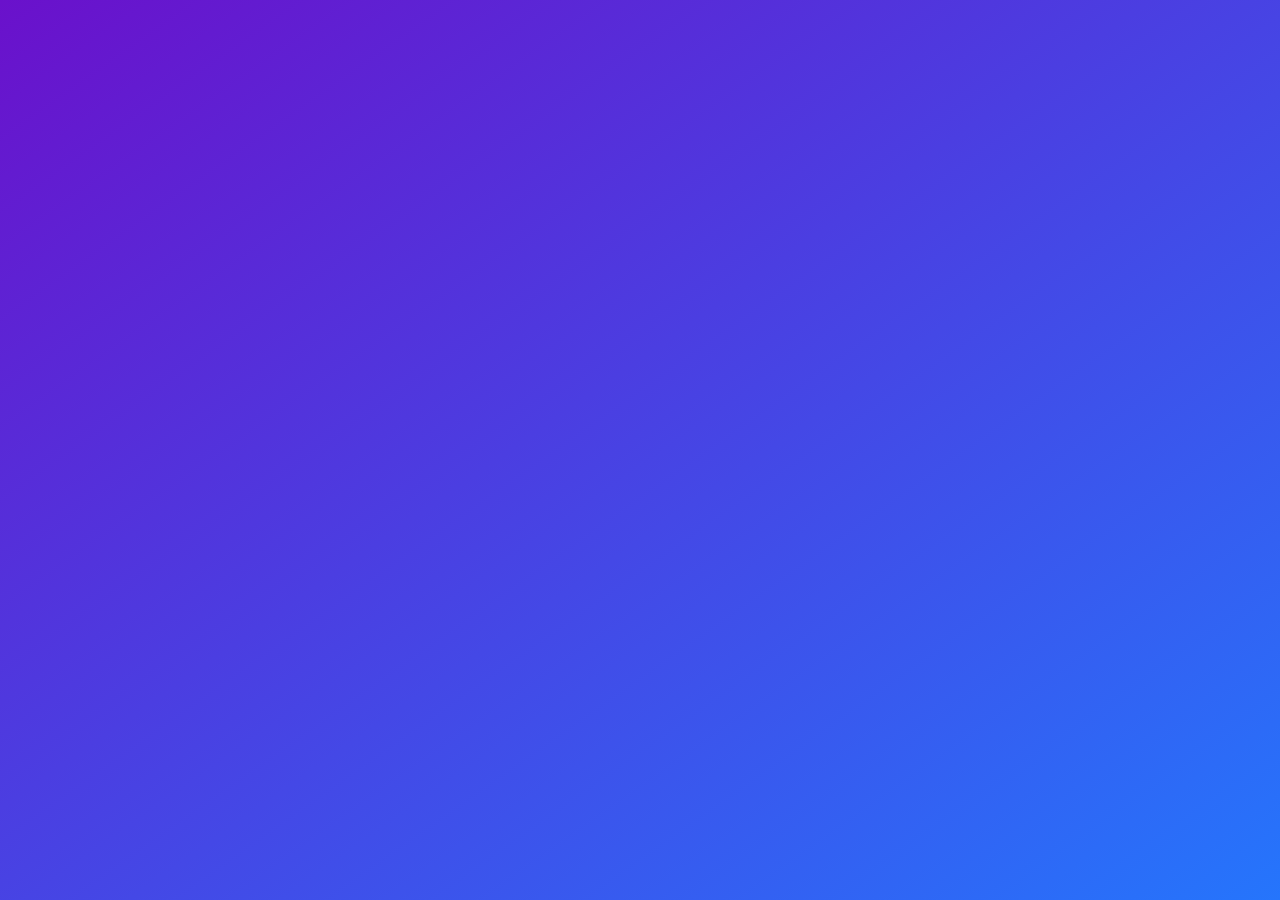
<file: templates/animation.html>
<!DOCTYPE html>
<html lang="en">
<head>
  <meta charset="UTF-8">
  <meta name="viewport" content="width=device-width, initial-scale=1.0">
  <title>Welcome Animation</title>
  <style>
    /* Reset Styles */
    body {
      margin: 0;
      height: 100vh;
      display: flex;
      justify-content: center;
      align-items: center;
      background: linear-gradient(to bottom right, #6a11cb, #2575fc);
      font-family: 'Arial', sans-serif;
      overflow: hidden;
    }

    /* Container for Welcome Text */
    .welcome-container {
      text-align: center;
    }

    /* Welcome Text Styling */
    .welcome-text {
      font-size: 4rem;
      color: white;
      opacity: 0;
      transform: translateY(20px);
      animation: fadeInUp 2s ease-out forwards, pulse 1.5s ease-in-out 2s 1;
    }

    /* Fade in and move up */
    @keyframes fadeInUp {
      0% {
        opacity: 0;
        transform: translateY(20px);
      }
      100% {
        opacity: 1;
        transform: translateY(0);
      }
    }

    /* Pulse effect */
    @keyframes pulse {
      0%, 100% {
        transform: scale(1);
      }
      50% {
        transform: scale(1.05);
      }
    }
  </style>
</head>
<body>
  <div class="welcome-container">
    <h1 class="welcome-text">Welcome to Freelancer's Hub </h1>
  </div>

  <script>
    // Wait for the animation to finish before redirecting to another page
    document.addEventListener("DOMContentLoaded", () => {
      const welcomeText = document.querySelector(".welcome-text");

      // Listen for the end of the animation
      welcomeText.addEventListener("animationend", () => {
        // Redirect after animation ends
        window.location.href = "login.html"; // Replace with your desired page URL
      });
    });
  </script>
</body>
</html>
</file>
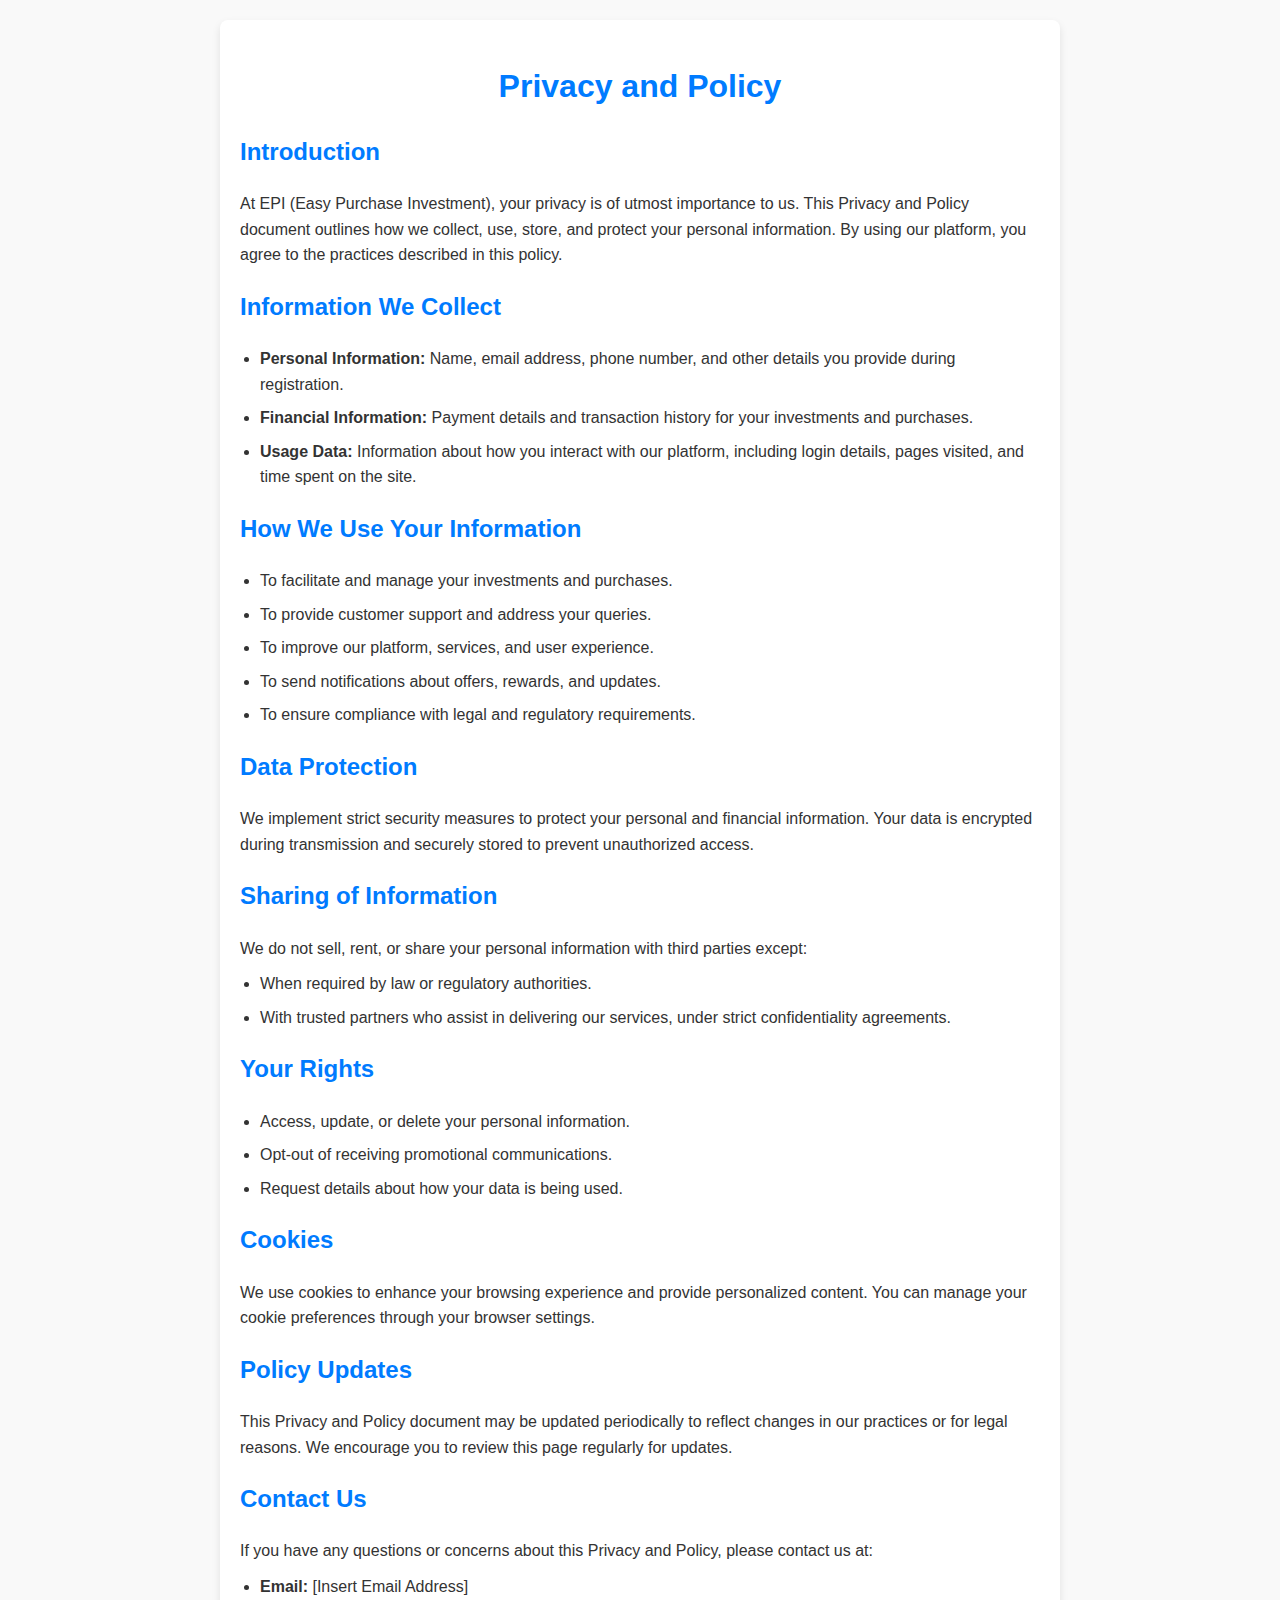
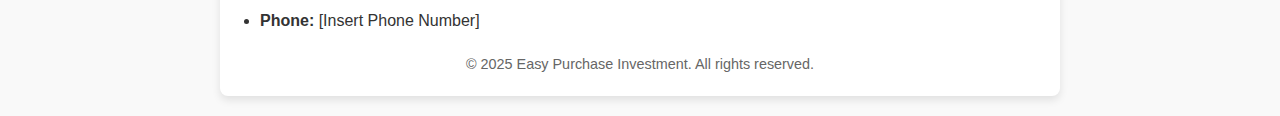
<file: templates/privacy.html>
<!DOCTYPE html>
<html lang="en">
<head>
    <meta charset="UTF-8">
    <meta name="viewport" content="width=device-width, initial-scale=1.0">
    <title>Privacy and Policy - Easy Purchase Investment</title>
    <style>
        body {
            font-family: Arial, sans-serif;
            line-height: 1.6;
            margin: 0;
            padding: 0;
            background-color: #f9f9f9;
            color: #333;
        }
        .container {
            max-width: 800px;
            margin: 20px auto;
            background: #fff;
            padding: 20px;
            box-shadow: 0 4px 8px rgba(0, 0, 0, 0.1);
            border-radius: 8px;
        }
        h1, h2, h3 {
            color: #007BFF;
        }
        h1 {
            text-align: center;
            margin-bottom: 20px;
        }
        p {
            margin: 10px 0;
        }
        ul {
            margin: 10px 0;
            padding-left: 20px;
        }
        ul li {
            margin-bottom: 8px;
        }
        .footer {
            text-align: center;
            margin-top: 20px;
            font-size: 0.9em;
            color: #666;
        }
    </style>
</head>
<body>
    <div class="container">
        <h1>Privacy and Policy</h1>
        <h2>Introduction</h2>
        <p>At EPI (Easy Purchase Investment), your privacy is of utmost importance to us. This Privacy and Policy document outlines how we collect, use, store, and protect your personal information. By using our platform, you agree to the practices described in this policy.</p>
        
        <h2>Information We Collect</h2>
        <ul>
            <li><strong>Personal Information:</strong> Name, email address, phone number, and other details you provide during registration.</li>
            <li><strong>Financial Information:</strong> Payment details and transaction history for your investments and purchases.</li>
            <li><strong>Usage Data:</strong> Information about how you interact with our platform, including login details, pages visited, and time spent on the site.</li>
        </ul>
        
        <h2>How We Use Your Information</h2>
        <ul>
            <li>To facilitate and manage your investments and purchases.</li>
            <li>To provide customer support and address your queries.</li>
            <li>To improve our platform, services, and user experience.</li>
            <li>To send notifications about offers, rewards, and updates.</li>
            <li>To ensure compliance with legal and regulatory requirements.</li>
        </ul>
        
        <h2>Data Protection</h2>
        <p>We implement strict security measures to protect your personal and financial information. Your data is encrypted during transmission and securely stored to prevent unauthorized access.</p>
        
        <h2>Sharing of Information</h2>
        <p>We do not sell, rent, or share your personal information with third parties except:</p>
        <ul>
            <li>When required by law or regulatory authorities.</li>
            <li>With trusted partners who assist in delivering our services, under strict confidentiality agreements.</li>
        </ul>
        
        <h2>Your Rights</h2>
        <ul>
            <li>Access, update, or delete your personal information.</li>
            <li>Opt-out of receiving promotional communications.</li>
            <li>Request details about how your data is being used.</li>
        </ul>
        
        <h2>Cookies</h2>
        <p>We use cookies to enhance your browsing experience and provide personalized content. You can manage your cookie preferences through your browser settings.</p>
        
        <h2>Policy Updates</h2>
        <p>This Privacy and Policy document may be updated periodically to reflect changes in our practices or for legal reasons. We encourage you to review this page regularly for updates.</p>
        
        <h2>Contact Us</h2>
        <p>If you have any questions or concerns about this Privacy and Policy, please contact us at:</p>
        <ul>
            <li><strong>Email:</strong> [Insert Email Address]</li>
            <li><strong>Phone:</strong> [Insert Phone Number]</li>
        </ul>
        
        <div class="footer">
            &copy; 2025 Easy Purchase Investment. All rights reserved.
        </div>
    </div>
</body>
</html>
</file>
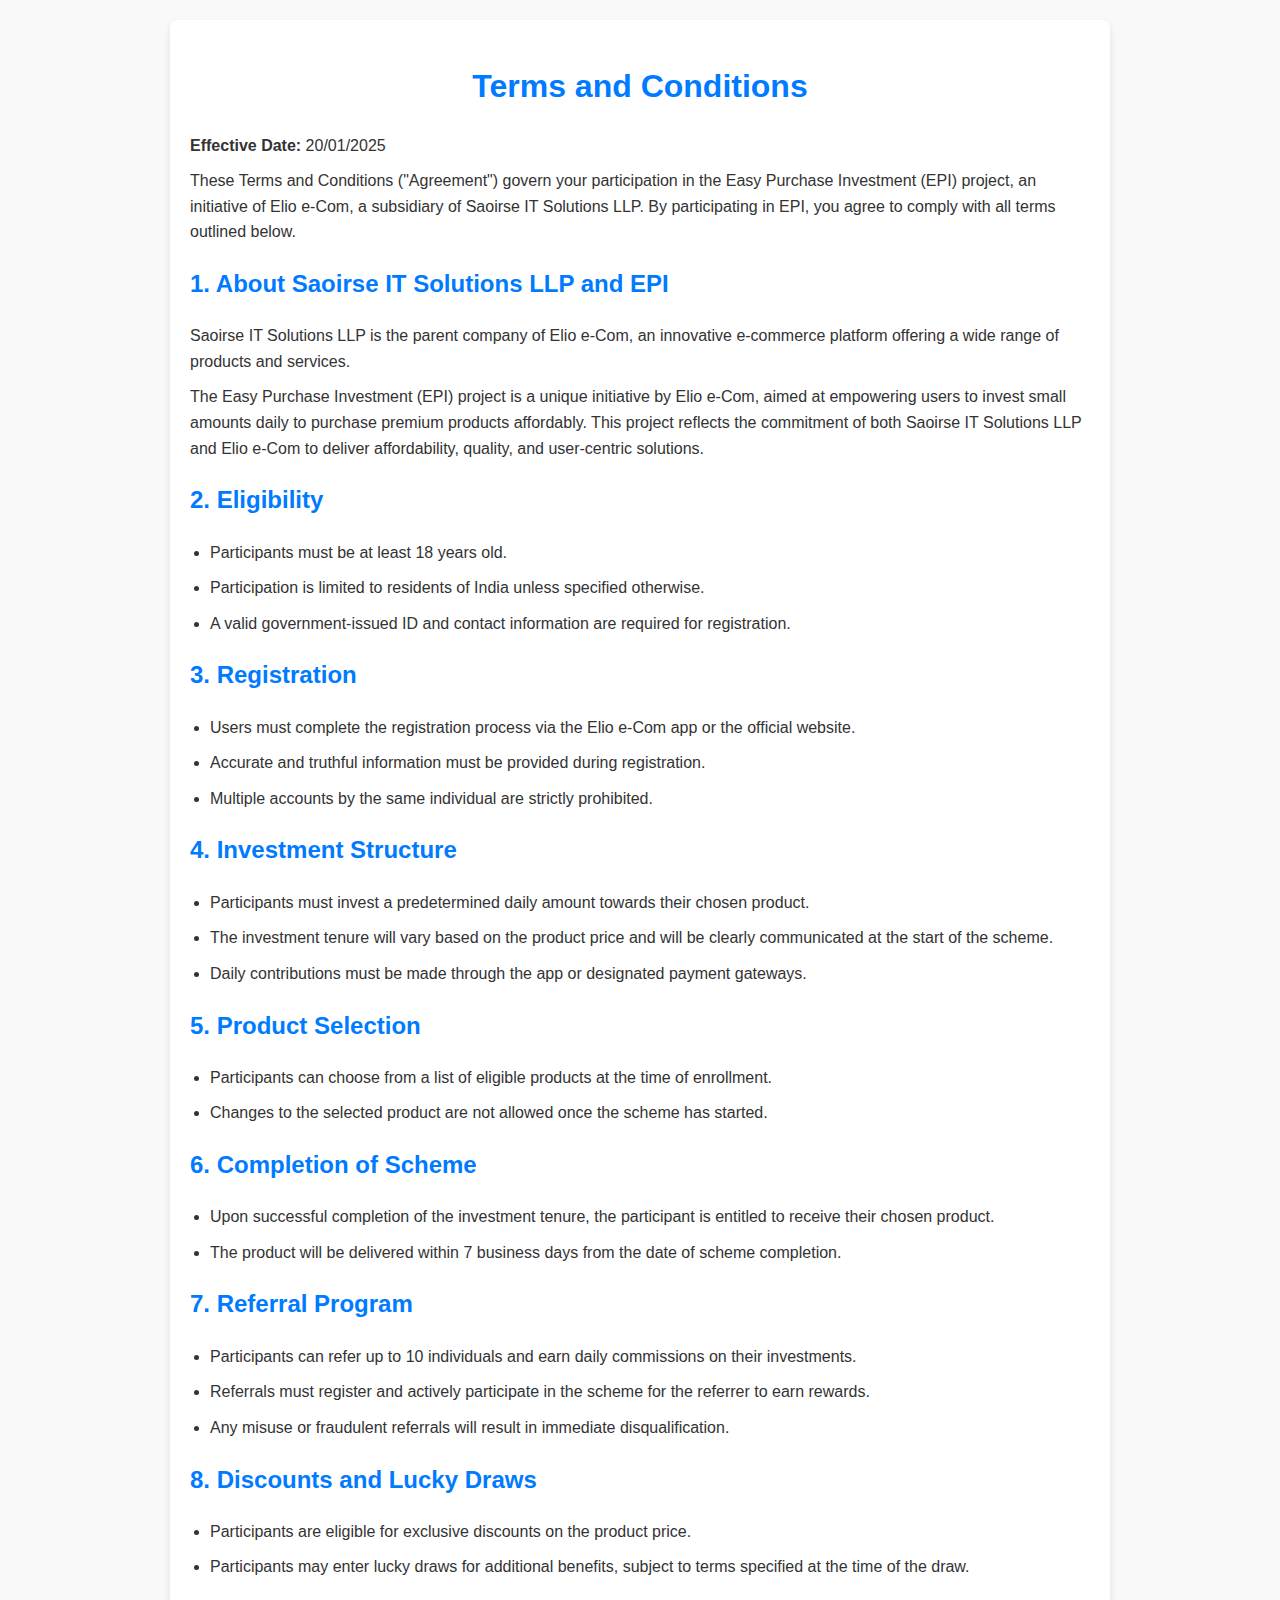
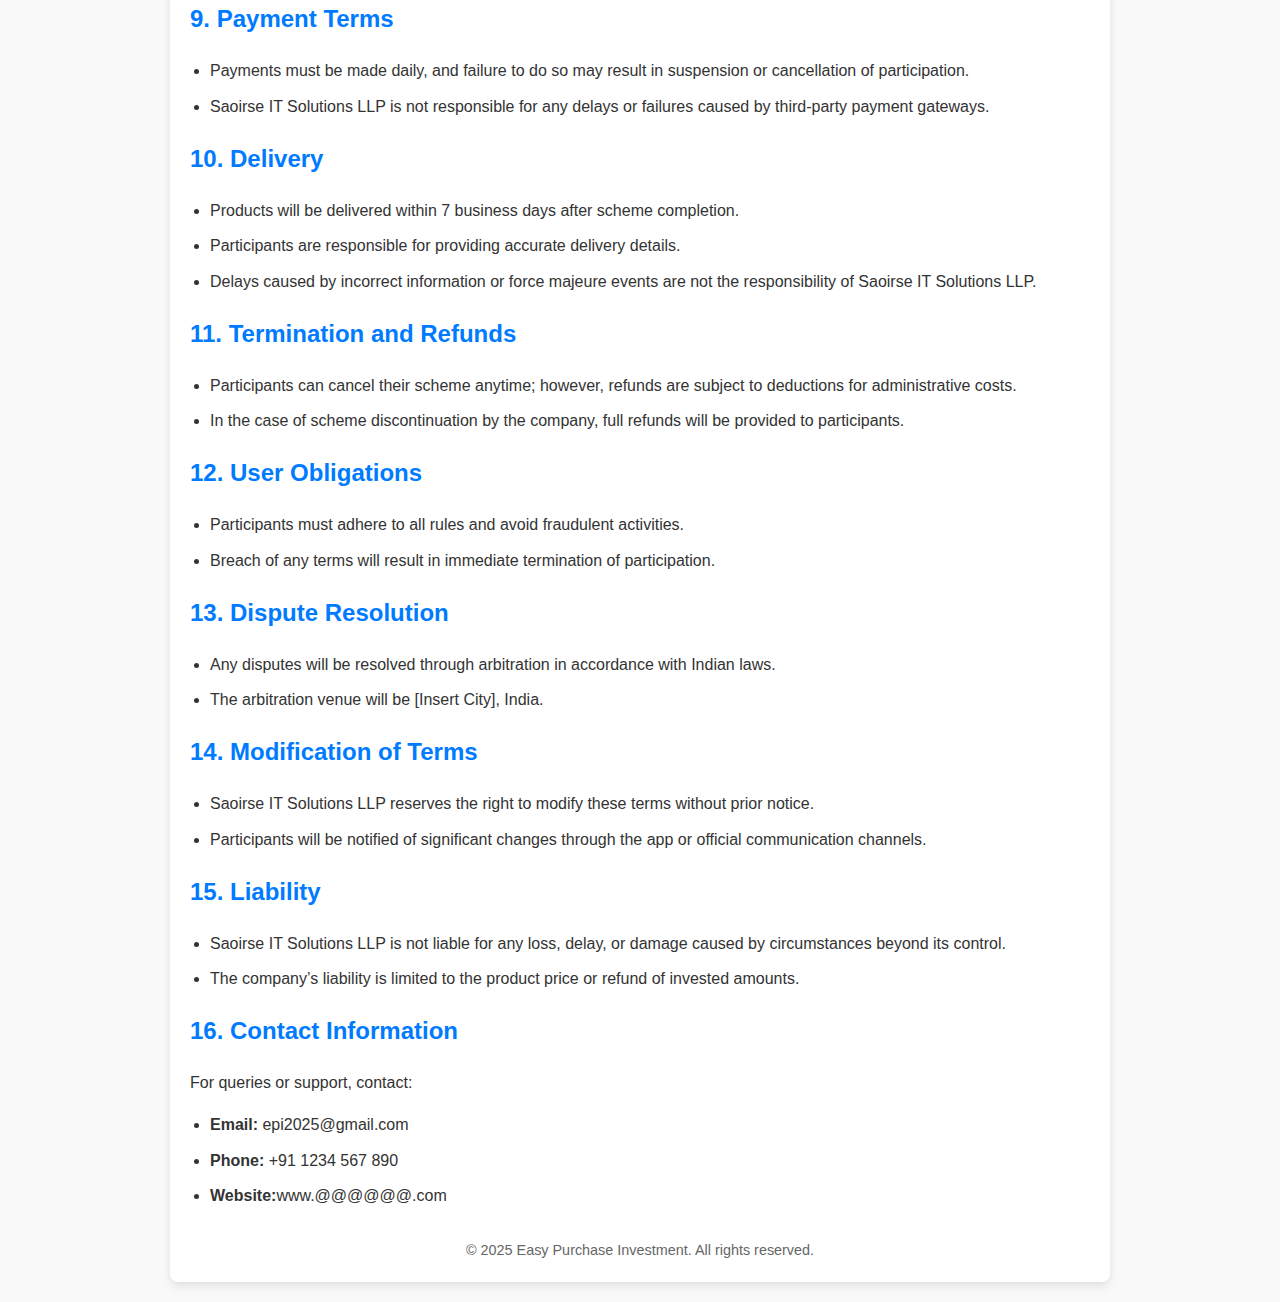
<file: templates/terms.html>
<!DOCTYPE html>
<html lang="en">
<head>
    <meta charset="UTF-8">
    <meta name="viewport" content="width=device-width, initial-scale=1.0">
    <title>Terms and Conditions - Easy Purchase Investment</title>
    <style>
        body {
            font-family: Arial, sans-serif;
            line-height: 1.6;
            margin: 0;
            padding: 0;
            background-color: #f9f9f9;
            color: #333;
        }
        .container {
            max-width: 900px;
            margin: 20px auto;
            background: #fff;
            padding: 20px;
            box-shadow: 0 4px 8px rgba(0, 0, 0, 0.1);
            border-radius: 8px;
        }
        h1, h2 {
            color: #007BFF;
        }
        h1 {
            text-align: center;
            margin-bottom: 20px;
        }
        h2 {
            margin-top: 20px;
        }
        p, li {
            margin: 10px 0;
        }
        ul {
            padding-left: 20px;
        }
        ul li {
            margin-bottom: 8px;
        }
        .footer {
            text-align: center;
            margin-top: 30px;
            font-size: 0.9em;
            color: #666;
        }
    </style>
</head>
<body>
    <div class="container">
        <h1>Terms and Conditions</h1>
        <p><strong>Effective Date:</strong> 20/01/2025</p>
        <p>These Terms and Conditions ("Agreement") govern your participation in the Easy Purchase Investment (EPI) project, an initiative of Elio e-Com, a subsidiary of Saoirse IT Solutions LLP. By participating in EPI, you agree to comply with all terms outlined below.</p>

        <h2>1. About Saoirse IT Solutions LLP and EPI</h2>
        <p>  Saoirse IT Solutions LLP is the parent company of Elio e-Com, an innovative e-commerce platform offering a wide range of products and services.</p>
        <p>The Easy Purchase Investment (EPI) project is a unique initiative by Elio e-Com, aimed at empowering users to invest small amounts daily to purchase premium products affordably. This project reflects the commitment of both Saoirse IT Solutions LLP and Elio e-Com to deliver affordability, quality, and user-centric solutions.</p>

        <h2>2. Eligibility</h2>
        <ul>
            <li>Participants must be at least 18 years old.</li>
            <li>Participation is limited to residents of India unless specified otherwise.</li>
            <li>A valid government-issued ID and contact information are required for registration.</li>
        </ul>

        <h2>3. Registration</h2>
        <ul>
            <li>Users must complete the registration process via the Elio e-Com app or the official website.</li>
            <li>Accurate and truthful information must be provided during registration.</li>
            <li>Multiple accounts by the same individual are strictly prohibited.</li>
        </ul>

        <h2>4. Investment Structure</h2>
        <ul>
            <li>Participants must invest a predetermined daily amount towards their chosen product.</li>
            <li>The investment tenure will vary based on the product price and will be clearly communicated at the start of the scheme.</li>
            <li>Daily contributions must be made through the app or designated payment gateways.</li>
        </ul>

        <h2>5. Product Selection</h2>
        <ul>
            <li>Participants can choose from a list of eligible products at the time of enrollment.</li>
            <li>Changes to the selected product are not allowed once the scheme has started.</li>
        </ul>

        <h2>6. Completion of Scheme</h2>
        <ul>
            <li>Upon successful completion of the investment tenure, the participant is entitled to receive their chosen product.</li>
            <li>The product will be delivered within 7 business days from the date of scheme completion.</li>
        </ul>

        <h2>7. Referral Program</h2>
        <ul>
            <li>Participants can refer up to 10 individuals and earn daily commissions on their investments.</li>
            <li>Referrals must register and actively participate in the scheme for the referrer to earn rewards.</li>
            <li>Any misuse or fraudulent referrals will result in immediate disqualification.</li>
        </ul>

        <h2>8. Discounts and Lucky Draws</h2>
        <ul>
            <li>Participants are eligible for exclusive discounts on the product price.</li>
            <li>Participants may enter lucky draws for additional benefits, subject to terms specified at the time of the draw.</li>
        </ul>

        <h2>9. Payment Terms</h2>
        <ul>
            <li>Payments must be made daily, and failure to do so may result in suspension or cancellation of participation.</li>
            <li>Saoirse IT Solutions LLP is not responsible for any delays or failures caused by third-party payment gateways.</li>
        </ul>

        <h2>10. Delivery</h2>
        <ul>
            <li>Products will be delivered within 7 business days after scheme completion.</li>
            <li>Participants are responsible for providing accurate delivery details.</li>
            <li>Delays caused by incorrect information or force majeure events are not the responsibility of Saoirse IT Solutions LLP.</li>
        </ul>

        <h2>11. Termination and Refunds</h2>
        <ul>
            <li>Participants can cancel their scheme anytime; however, refunds are subject to deductions for administrative costs.</li>
            <li>In the case of scheme discontinuation by the company, full refunds will be provided to participants.</li>
        </ul>

        <h2>12. User Obligations</h2>
        <ul>
            <li>Participants must adhere to all rules and avoid fraudulent activities.</li>
            <li>Breach of any terms will result in immediate termination of participation.</li>
        </ul>

        <h2>13. Dispute Resolution</h2>
        <ul>
            <li>Any disputes will be resolved through arbitration in accordance with Indian laws.</li>
            <li>The arbitration venue will be [Insert City], India.</li>
        </ul>

        <h2>14. Modification of Terms</h2>
        <ul>
            <li>Saoirse IT Solutions LLP reserves the right to modify these terms without prior notice.</li>
            <li>Participants will be notified of significant changes through the app or official communication channels.</li>
        </ul>

        <h2>15. Liability</h2>
        <ul>
            <li>Saoirse IT Solutions LLP is not liable for any loss, delay, or damage caused by circumstances beyond its control.</li>
            <li>The company’s liability is limited to the product price or refund of invested amounts.</li>
        </ul>

        <h2>16. Contact Information</h2>
        <p>For queries or support, contact:</p>
        <ul>
            <li><strong>Email:</strong> epi2025@gmail.com</li>
            <li><strong>Phone:</strong> +91 1234 567 890</li>
            <li><strong>Website:</strong>www.@@@@@@.com</li>
        </ul>

        <div class="footer">
            &copy; 2025 Easy Purchase Investment. All rights reserved.
        </div>
    </div>
</body>
</html>
</file>
